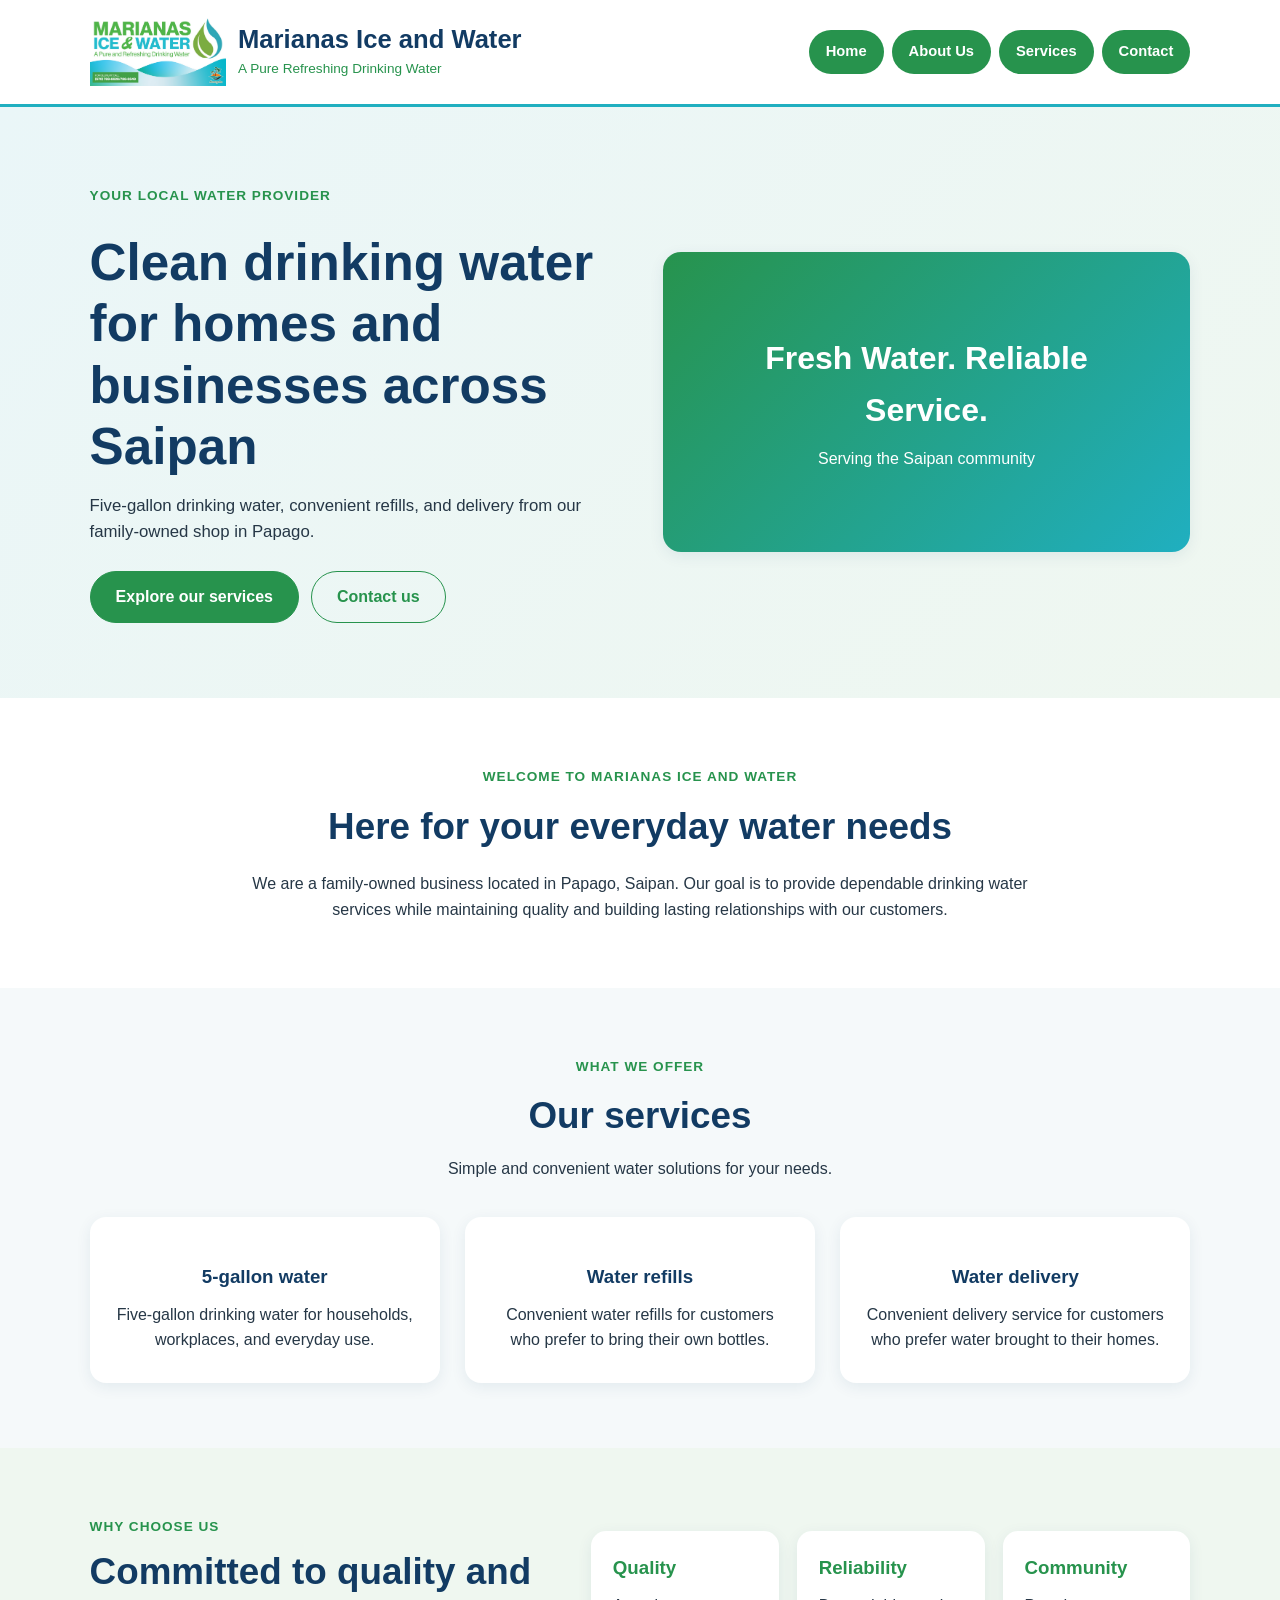
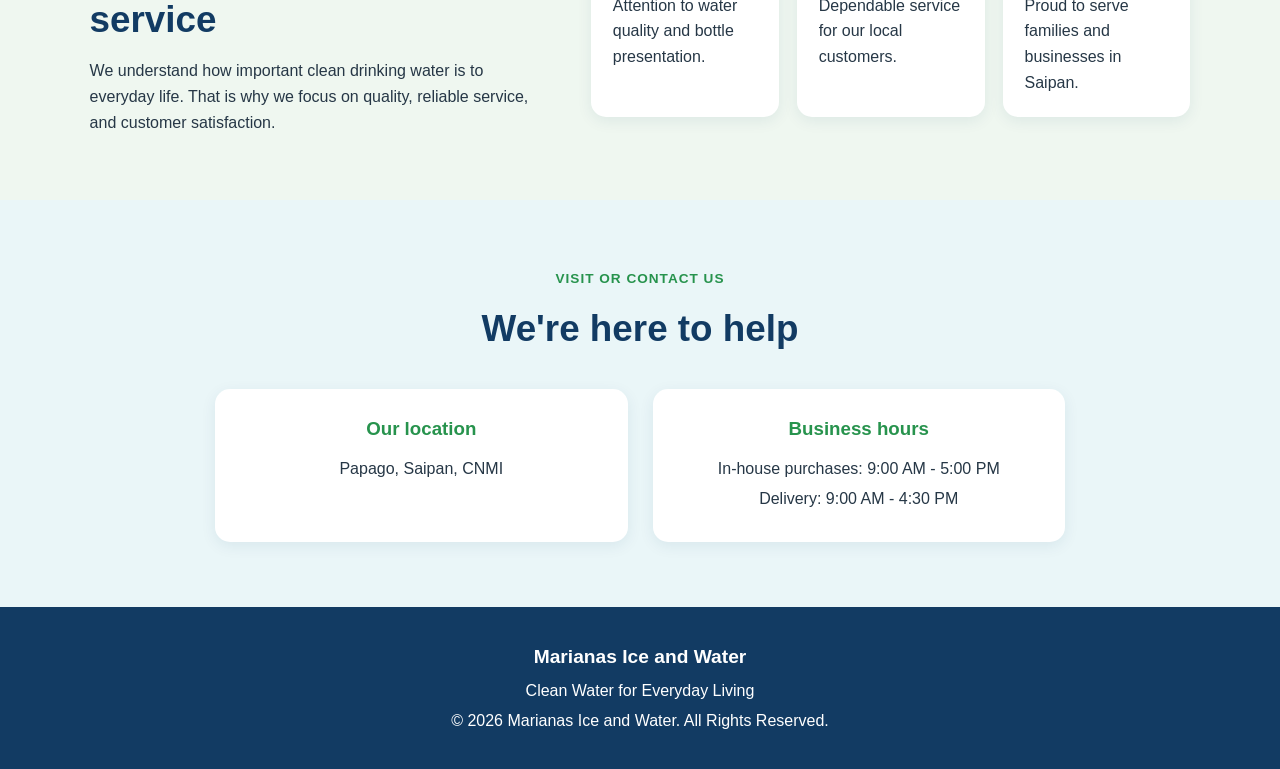
<file: index.html>
<!DOCTYPE html>
<html lang="en">
<head>
    <meta charset="UTF-8">
    <meta name="viewport" content="width=device-width, initial-scale=1.0">
    <link rel="icon" type="image/png"  href="../Images/Waterdrop_Icon.png?v=2">
    <title>Marianas Ice and Water | Home</title>
    <link rel="stylesheet" href="../Css-Styles-Folder/style.css">
</head>
<body>

    <header class="site-header">
        <a href="index.html" class="logo">
            <img src="../Images/Marianas_Ice-Water_logo.jpg" alt="Marianas Ice and Water logo">
        
        <div class="logo-text">
            <h1>Marianas Ice and Water</h1>
            <p>A Pure Refreshing Drinking Water</p>
        </div>
        </a>
        <nav>
            <a href="index.html" class="active">Home</a>
            <a href="about.html"class="active">About Us</a>
            <a href="services.html"class="active">Services</a>
            <a href="contact.html"class="active">Contact</a>
        </nav>
    </header>

    <main>
        <section class="hero">
            <div class="hero-content">
                <span class="eyebrow">Your local water provider</span>
                <h2>Clean drinking water for homes and businesses across Saipan</h2>
                <p>Five-gallon drinking water, convenient refills, and delivery from our family-owned shop in Papago.</p>
                <div class="hero-actions">
                    <a href="services.html" class="btn">Explore our services</a>
                    <a href="contact.html" class="btn btn-outline">Contact us</a>
                </div>
            </div>

            <div class="hero-visual">
                <h3>Fresh Water. Reliable Service.</h3>
                <p>Serving the Saipan community</p>
            </div>
        </section>

        <section class="intro">
            <span class="eyebrow">Welcome to Marianas Ice and Water</span>
            <h2>Here for your everyday water needs</h2>
            <p>We are a family-owned business located in Papago, Saipan. Our goal is to provide dependable drinking water services while maintaining quality and building lasting relationships with our customers.</p>
        </section>

        <section class="services" id="services">
            <div class="section-heading">
                <span class="eyebrow">What we offer</span>
                <h2>Our services</h2>
                <p>Simple and convenient water solutions for your needs.</p>
            </div>

            <div class="service-grid">
                <article class="service-card">
                    <div class="service-icon">
                    </div>
                    <h3>5-gallon water</h3>
                    <p>Five-gallon drinking water for households, workplaces, and everyday use.</p>
                </article>

                <article class="service-card">
                    <div class="service-icon">
                    </div>
                    <h3>Water refills</h3>
                    <p>Convenient water refills for customers who prefer to bring their own bottles.</p>
                </article>

                <article class="service-card">
                    <div class="service-icon">
                
                    </div>
                    <h3>Water delivery</h3>
                    <p>Convenient delivery service for customers who prefer water brought to their homes.</p>
                </article>
            </div>
        </section>

        <section class="why-us">
            <div>
                <span class="eyebrow">Why choose us</span>
                <h2>Committed to quality and service</h2>
                <p>We understand how important clean drinking water is to everyday life. That is why we focus on quality, reliable service, and customer satisfaction.</p>
            </div>

            <div class="values-grid">
                <div class="value-item">
                    <h3>Quality</h3>
                    <p>Attention to water quality and bottle presentation.</p>
                </div>

                <div class="value-item">
                    <h3>Reliability</h3>
                    <p>Dependable service for our local customers.</p>
                </div>

                <div class="value-item">
                    <h3>Community</h3>
                    <p>Proud to serve families and businesses in Saipan.</p>
                </div>
            </div>
        </section>

        <section class="contact-section">
            <span class="eyebrow">Visit or contact us</span>
            <h2>We're here to help</h2>

            <div class="contact-grid">
                <div>
                    <h3>Our location</h3>
                    <p>Papago, Saipan, CNMI</p>
                </div>

                <div>
                    <h3>Business hours</h3>
                    <p>In-house purchases: 9:00 AM - 5:00 PM</p>
                    <p>Delivery: 9:00 AM - 4:30 PM</p>
                </div>
            </div>
        </section>
    </main>

    <footer>
        <div>
            <p class="footer-name">Marianas Ice and Water</p>
            <p>Clean Water for Everyday Living</p>
        </div>
        <p>&copy; 2026 Marianas Ice and Water. All Rights Reserved.</p>
    </footer>
</body>
</html>
</file>
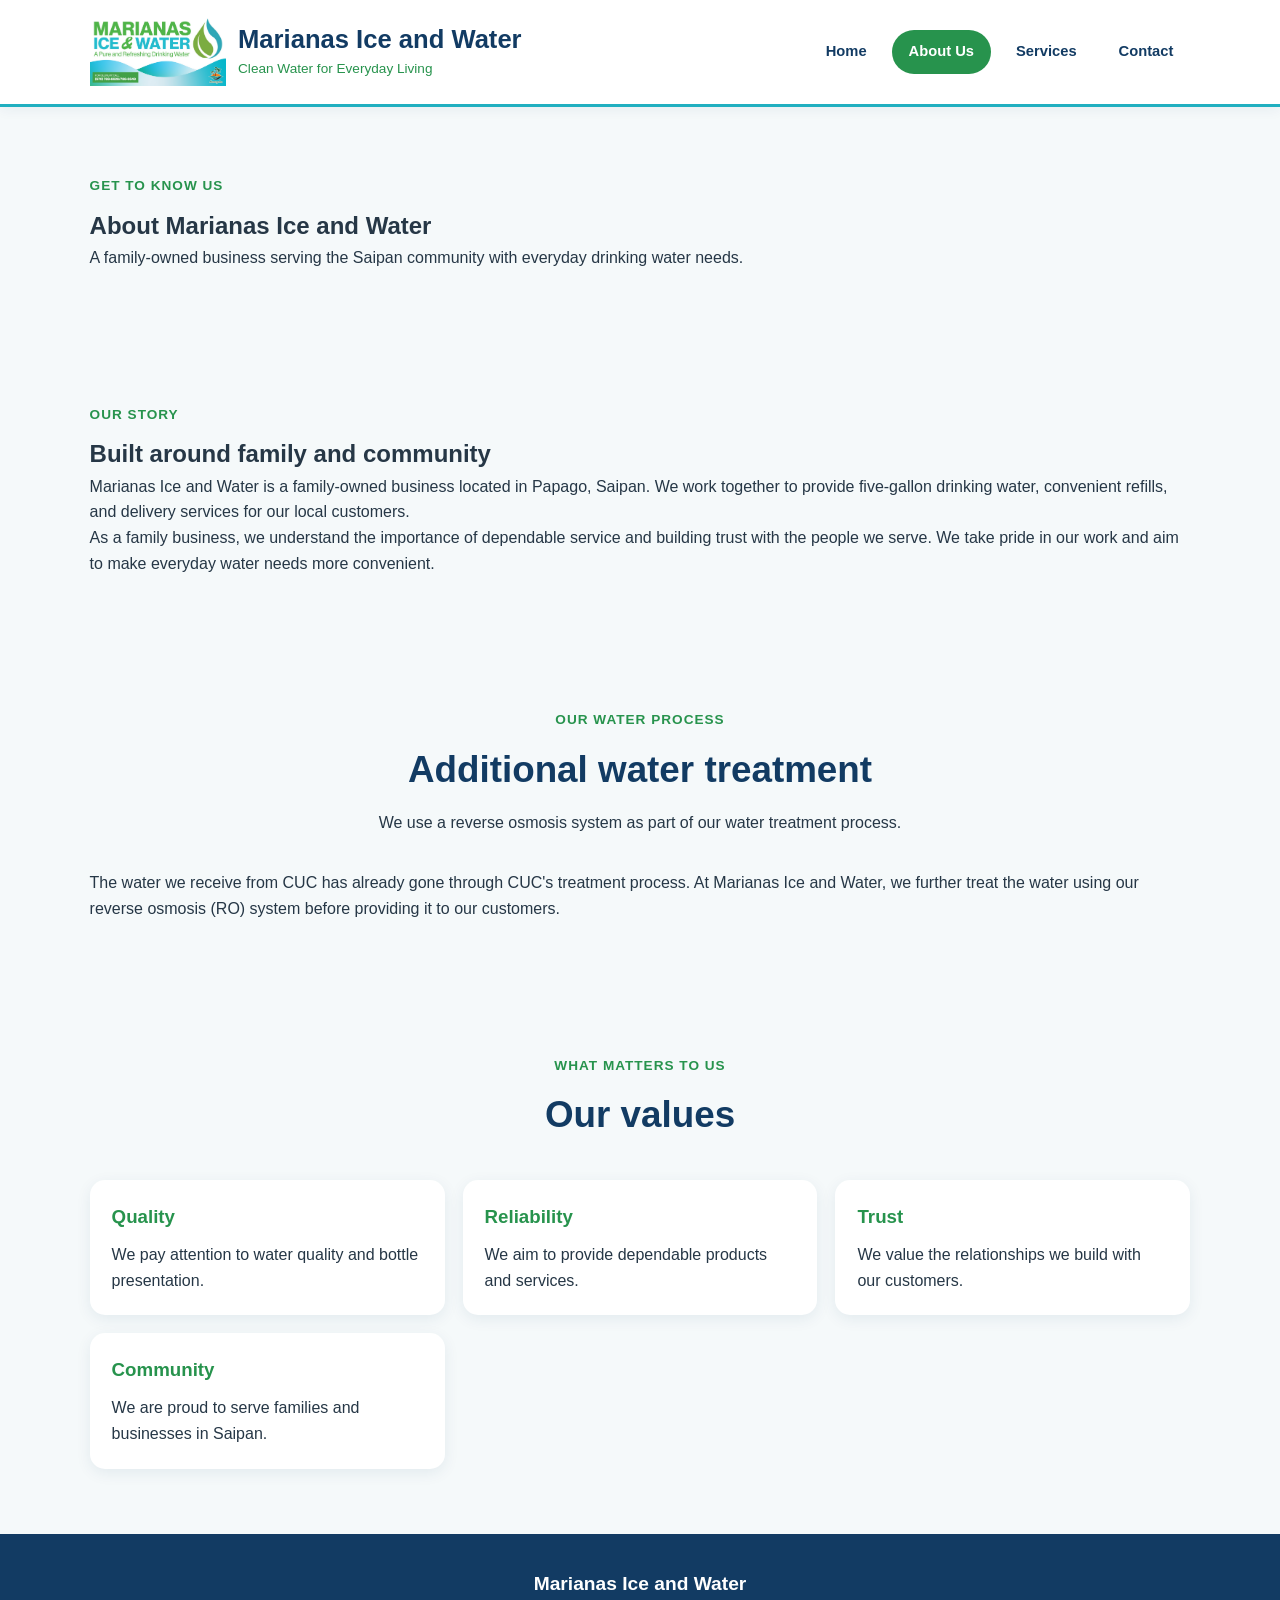
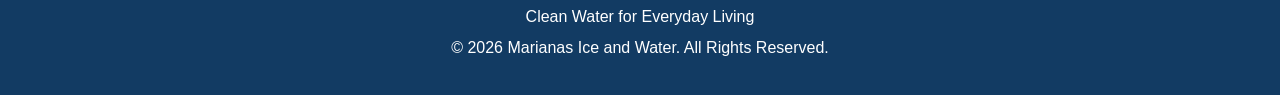
<file: about.html>
<!DOCTYPE html>
<html lang="en">
<head>
    <meta charset="UTF-8">
    <meta name="viewport" content="width=device-width, initial-scale=1.0">
      <link rel="icon" type="image/png"  href="../Images/Waterdrop_Icon.png?v=2">
    <title>Marianas Ice and Water | About Us</title>
    <link rel="stylesheet" href="../Css-Styles-Folder/style.css">
</head>
<body>

    <header class="site-header">
        <a href="about.html" class="logo">
            <img src="../Images/Marianas_Ice-Water_logo.jpg" alt="Marianas Ice and Water logo">
        
        <div class="logo-text">
            <h1>Marianas Ice and Water</h1>
            <p>Clean Water for Everyday Living</p>
        </div>

        <nav>
            <a href="index.html">Home</a>
            <a href="about.html" class="active">About Us</a>
            <a href="services.html">Services</a>
            <a href="contact.html">Contact</a>
        </nav>
    </header>

    <main>

    
        <section class="about-hero">
            <div>
                <span class="eyebrow">Get to know us</span>
                <h2>About Marianas Ice and Water</h2>
                <p>
                    A family-owned business serving the Saipan community
                    with everyday drinking water needs.
                </p>
            </div>
        </section>

       
        <section class="about-story">
            <div>
                <span class="eyebrow">Our story</span>
                <h2>Built around family and community</h2>
                <p>
                    Marianas Ice and Water is a family-owned business
                    located in Papago, Saipan. We work together to provide
                    five-gallon drinking water, convenient refills, and
                    delivery services for our local customers.
                </p>
                <p>
                    As a family business, we understand the importance
                    of dependable service and building trust with the
                    people we serve. We take pride in our work and aim
                    to make everyday water needs more convenient.
                </p>
            </div>
        </section>

        
        <section class="water-process">
            <div class="section-heading">
                <span class="eyebrow">Our water process</span>
                <h2>Additional water treatment</h2>
                <p>
                    We use a reverse osmosis system as part of our
                    water treatment process.
                </p>
            </div>

            <div class="process-content">
                <p>
                    The water we receive from CUC has already gone
                    through CUC's treatment process. At Marianas Ice
                    and Water, we further treat the water using our
                    reverse osmosis (RO) system before providing it
                    to our customers.
                </p>
            </div>
        </section>

        <section class="about-values">
            <div class="section-heading">
                <span class="eyebrow">What matters to us</span>
                <h2>Our values</h2>
            </div>

            <div class="values-grid">
                <div class="value-item">
                    <h3>Quality</h3>
                    <p>We pay attention to water quality and bottle presentation.</p>
                </div>

                <div class="value-item">
                    <h3>Reliability</h3>
                    <p>We aim to provide dependable products and services.</p>
                </div>

                <div class="value-item">
                    <h3>Trust</h3>
                    <p>We value the relationships we build with our customers.</p>
                </div>

                <div class="value-item">
                    <h3>Community</h3>
                    <p>We are proud to serve families and businesses in Saipan.</p>
                </div>
            </div>
        </section>

    </main>

    <footer>
        <div>
            <p class="footer-name">Marianas Ice and Water</p>
            <p>Clean Water for Everyday Living</p>
        </div>
        <p>&copy; 2026 Marianas Ice and Water. All Rights Reserved.</p>
    </footer>

</body>
</html>
</file>
<file: Css-Styles-Folder/style.css>
* {
    margin: 0;
    padding: 0;
    box-sizing: border-box;
}

html {
    scroll-behavior: smooth;
}

body {
    font-family: Arial, Helvetica, sans-serif;
    background-color: #F5F9FA;
    color: #263746;
    line-height: 1.6;
}

img {
    display: block;
    max-width: 100%;
}

a {
    text-decoration: none;
}

.site-header {
    background-color: #FFFFFF;
    padding: 18px clamp(20px, 7%, 100px);
    display: flex;
    justify-content: space-between;
    align-items: center;
    flex-wrap: wrap;
    gap: 20px;
    border-bottom: 3px solid #20AFC0;
    box-shadow: 0 3px 12px rgba(18, 59, 99, 0.06);
}

.logo {
    display: flex;
    align-items: center;
    gap: 12px;
    color: #123B63;
}

.logo img {
    height: 68px;
    width: auto;
    object-fit: contain;
    flex-shrink: 0;
}

.logo-text h1 {
    color: #123B63;
    font-size: clamp(1.2rem, 2vw, 1.7rem);
    line-height: 1.2;
}

.logo-text p {
    color: #27934D;
    font-size: 0.85rem;
    margin-top: 4px;
}

nav {
    display: flex;
    align-items: center;
    justify-content: center;
    flex-wrap: wrap;
    gap: 8px;
}

nav a {
    color: #123B63;
    font-size: 0.92rem;
    font-weight: bold;
    padding: 10px 17px;
    border-radius: 25px;
    transition: all 0.25s ease;
}

nav a:hover {
    color: #27934D;
    background-color: #EFF7F0;
}

nav a.active {
    color: #FFFFFF;
    background-color: #27934D;
}

nav a.active:hover {
    color: #FFFFFF;
    background-color: #20AFC0;
}

nav a:focus-visible {
    outline: 3px solid #20AFC0;
    outline-offset: 3px;
}

section {
    padding: 65px clamp(20px, 7%, 100px);
}

.eyebrow {
    display: inline-block;
    color: #27934D;
    font-size: 0.85rem;
    font-weight: bold;
    text-transform: uppercase;
    letter-spacing: 1px;
    margin-bottom: 10px;
}

.section-heading {
    text-align: center;
    margin-bottom: 35px;
}

.section-heading h2 {
    color: #123B63;
    font-size: clamp(1.7rem, 3vw, 2.3rem);
    margin-bottom: 10px;
}

.section-heading p {
    max-width: 650px;
    margin: 0 auto;
}

.hero {
    display: grid;
    grid-template-columns: 1fr 1fr;
    align-items: center;
    gap: 45px;
    padding: 75px clamp(20px, 7%, 100px);
    background: linear-gradient(  135deg, #EAF6F8, #EFF7F0 );
}

.hero-content {
    max-width: 600px;
}

.hero-content h2 {
    color: #123B63;
    font-size: clamp(2rem, 4vw, 3.3rem);
    line-height: 1.2;
    margin: 15px 0;
}

.hero-content p {
    font-size: 1.05rem;
    margin-bottom: 20px;
}

.hero-actions {
    display: flex;
    flex-wrap: wrap;
    gap: 12px;
    margin-top: 25px;
}

.hero-visual {
    display: flex;
    flex-direction: column;
    justify-content: center;
    align-items: center;
    text-align: center;
    padding: 40px;
    min-height: 300px;
    background: linear-gradient( 135deg, #27934D, #20AFC0 );
    color: #FFFFFF;
    border-radius: 18px;
    box-shadow: 0 4px 15px rgba(18, 59, 99, 0.08);
}

.hero-visual h3 {
    color: #FFFFFF;
    font-size: clamp(1.5rem, 3vw, 2rem);
    margin-bottom: 10px;
}

.hero-visual p {
    color: #FFFFFF;
}

.btn {
    display: inline-block;
    padding: 12px 25px;
    background-color: #27934D;
    color: #FFFFFF;
    border: 1px solid #27934D;
    border-radius: 30px;
    font-weight: bold;
    transition: all 0.25s ease;
}

.btn:hover {
    background-color: #20AFC0;
    border-color: #20AFC0;
    transform: translateY(-2px);
}

.btn-outline {
    background-color: transparent;
    color: #27934D;
    border: 1px solid #27934D;
}

.btn-outline:hover {
    background-color: #20AFC0;
    color: #FFFFFF;
    border-color: #20AFC0;
    transform: translateY(-2px);
}

.intro {
    text-align: center;
    background-color: #FFFFFF;
}

.intro h2 {
    color: #123B63;
    font-size: clamp(1.7rem, 3vw, 2.3rem);
    margin-bottom: 15px;
}

.intro p {
    max-width: 800px;
    margin: 0 auto;
}


.services {
    background-color: #F5F9FA;
}

.service-grid {
    display: grid;
    grid-template-columns: repeat(3, 1fr);
    gap: 25px;
}

.service-card {
    background-color: #FFFFFF;
    padding: 30px 25px;
    border-radius: 16px;
    text-align: center;
    box-shadow: 0 4px 15px rgba(18, 59, 99, 0.08);
    transition: transform 0.25s ease, box-shadow 0.25s ease;
}

.service-card:hover {
    transform: translateY(-5px);
    box-shadow: 0 8px 22px rgba(18, 59, 99, 0.12);
}

.service-icon {
    font-size: 2.5rem;
    margin-bottom: 15px;
}

.service-card h3 {
    color: #123B63;
    margin-bottom: 10px;
}

.why-us {
    display: grid;
    grid-template-columns: 1fr 1.3fr;
    align-items: center;
    gap: 40px;
    background-color: #EFF7F0;
}

.why-us h2 {
    color: #123B63;
    font-size: clamp(1.7rem, 3vw, 2.3rem);
    line-height: 1.3;
    margin-bottom: 15px;
}

.values-grid {
    display: grid;
    grid-template-columns: repeat(3, 1fr);
    gap: 18px;
}

.value-item {
    background-color: #FFFFFF;
    padding: 22px;
    border-radius: 15px;
    box-shadow: 0 4px 15px rgba(18, 59, 99, 0.08);
    transition: transform 0.25s ease;
}

.value-item:hover {
    transform: translateY(-4px);
}

.value-item h3 {
    color: #27934D;
    margin-bottom: 10px;
}

.contact-section {
    background-color: #EAF6F8;
    text-align: center;
}

.contact-section h2 {
    color: #123B63;
    font-size: clamp(1.7rem, 3vw, 2.3rem);
    margin-bottom: 30px;
}

.contact-grid {
    display: grid;
    grid-template-columns: repeat(2, 1fr);
    gap: 25px;
    max-width: 850px;
    margin: 0 auto;
}

.contact-grid > div {
    background-color: #FFFFFF;
    padding: 25px;
    border-radius: 15px;
    box-shadow: 0 4px 15px rgba(18, 59, 99, 0.08);
}

.contact-grid h3 {
    color: #27934D;
    margin-bottom: 12px;
}

.contact-grid p {
    margin-bottom: 5px;
}

footer {
    background-color: #123B63;
    color: #FFFFFF;

    text-align: center;
    padding: 30px 20px;
}

.footer-name {
    font-size: 1.2rem;
    font-weight: bold;
    margin-bottom: 5px;
}

footer p {
    margin: 5px 0;
}

@media (max-width: 900px) {

    .hero {
        grid-template-columns: 1fr;
        gap: 30px;
    }

    .hero-content {
        max-width: 100%;
    }

    .why-us {
        grid-template-columns: 1fr;
    }

    .service-grid {
        grid-template-columns: repeat(2, 1fr);
    }

    .values-grid {
        grid-template-columns: repeat(2, 1fr);
    }
}

@media (max-width: 600px) {
    .site-header {
        justify-content: center;
        text-align: center;
    }

    .logo {
        justify-content: center;
    }

    .logo img {
        height: 55px;
    }

    nav {
        width: 100%;
        gap: 5px;
    }

    nav a {
        padding: 9px 12px;
        font-size: 0.85rem;
    }

    section {
        padding: 45px 20px;
    }


    .hero {
        padding: 50px 20px;
    }

    .hero-visual {
        min-height: 230px;
        padding: 25px;
    }

    .hero-actions {
        flex-direction: column;
        align-items: stretch;
    }

    .hero-actions .btn {
        text-align: center;
    }

    .service-grid,
    .values-grid,
    .contact-grid {
        grid-template-columns: 1fr;
    }
}
</file>
